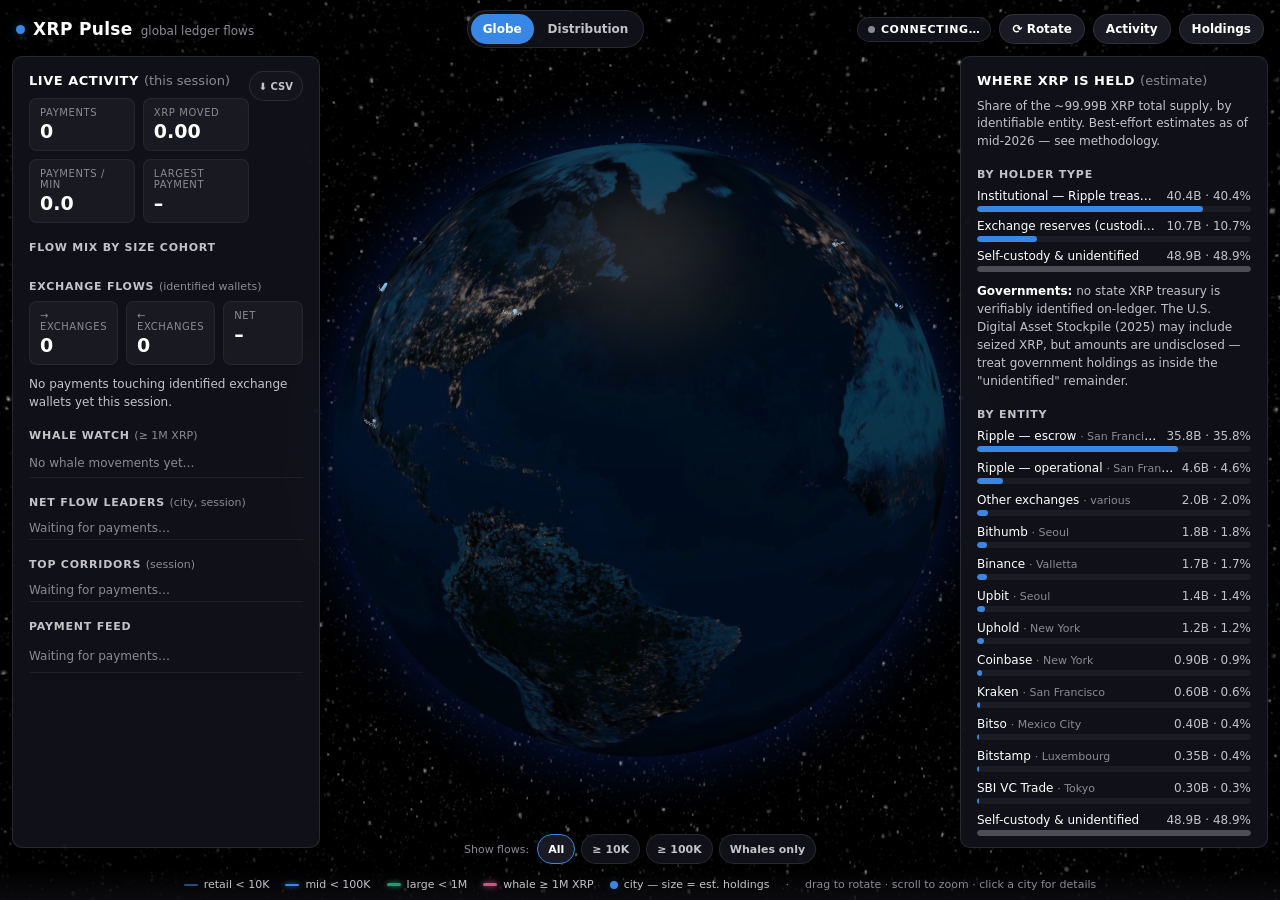
<file: index.html>
<!DOCTYPE html>
<html lang="en">
<head>
<meta charset="utf-8" />
<meta name="viewport" content="width=device-width, initial-scale=1" />
<title>XRP Pulse — Global Ledger Flows</title>
<meta name="description" content="Interactive dark-themed globe visualizing live XRP payments flowing between cities, plus an estimate of where the supply is held." />
<link rel="stylesheet" href="css/style.css" />
<link rel="icon" href="data:image/svg+xml,<svg xmlns='http://www.w3.org/2000/svg' viewBox='0 0 100 100'><circle cx='50' cy='50' r='42' fill='%230d0d12' stroke='%233987e5' stroke-width='8'/></svg>" />
</head>
<body>

<div id="globe"></div>

<header class="topbar">
  <div class="brand">
    <span class="brand-dot"></span>
    <h1>XRP&nbsp;Pulse</h1>
    <span class="subtitle">global ledger flows</span>
  </div>
  <nav class="site-nav" aria-label="Pages">
    <a href="index.html" aria-current="page">Globe</a>
    <a href="distribution.html">Distribution</a>
  </nav>
  <div class="top-controls">
    <span id="mode-badge" class="badge badge-connecting" title="Data source status">
      <span class="badge-dot"></span><span id="mode-text">CONNECTING…</span>
    </span>
    <button id="toggle-rotate" class="ctl-btn" aria-pressed="true" title="Toggle auto-rotation">⟳ Rotate</button>
    <button id="toggle-left" class="ctl-btn panel-toggle" aria-pressed="true" title="Toggle live activity panel">Activity</button>
    <button id="toggle-right" class="ctl-btn panel-toggle" aria-pressed="true" title="Toggle holdings panel">Holdings</button>
  </div>
</header>

<!-- Left: live activity -->
<aside id="panel-left" class="panel panel-left" aria-label="Live network activity">
  <h2>Live activity <span class="muted">(this session)</span>
    <button id="export-csv" class="ctl-btn export-btn" title="Download all observed payments as CSV">⬇ CSV</button>
  </h2>
  <div class="tiles">
    <div class="tile">
      <span class="tile-label">Payments</span>
      <span class="tile-value" id="stat-count">0</span>
    </div>
    <div class="tile">
      <span class="tile-label">XRP moved</span>
      <span class="tile-value" id="stat-volume">0</span>
    </div>
    <div class="tile">
      <span class="tile-label">Payments / min</span>
      <span class="tile-value" id="stat-rate">–</span>
    </div>
    <div class="tile">
      <span class="tile-label">Largest payment</span>
      <span class="tile-value" id="stat-largest">–</span>
    </div>
  </div>

  <h3>Flow mix by size cohort</h3>
  <div id="tier-chart" class="hbar-chart hbar-chart-compact"></div>

  <h3>Exchange flows <span class="muted">(identified wallets)</span></h3>
  <div class="tiles tiles-3">
    <div class="tile">
      <span class="tile-label">→ Exchanges</span>
      <span class="tile-value tile-value-sm" id="ex-in">0</span>
    </div>
    <div class="tile">
      <span class="tile-label">← Exchanges</span>
      <span class="tile-value tile-value-sm" id="ex-out">0</span>
    </div>
    <div class="tile">
      <span class="tile-label">Net</span>
      <span class="tile-value tile-value-sm" id="ex-net">–</span>
    </div>
  </div>
  <p id="ex-read" class="headline headline-tight"></p>

  <h3>Whale watch <span class="muted">(≥ 1M XRP)</span></h3>
  <ul id="whale-log" class="feed feed-compact"><li class="muted empty">No whale movements yet…</li></ul>

  <h3>Net flow leaders <span class="muted">(city, session)</span></h3>
  <ol id="netflow" class="corridor-list"><li class="muted empty">Waiting for payments…</li></ol>

  <h3>Top corridors <span class="muted">(session)</span></h3>
  <ol id="corridors" class="corridor-list"><li class="muted empty">Waiting for payments…</li></ol>

  <h3>Payment feed</h3>
  <ul id="feed" class="feed"><li class="muted empty">Waiting for payments…</li></ul>
</aside>

<!-- Right: holdings estimate -->
<aside id="panel-right" class="panel panel-right" aria-label="Estimated XRP holdings">
  <h2>Where XRP is held <span class="muted">(estimate)</span></h2>
  <p class="panel-note">Share of the ~99.99B XRP total supply, by identifiable entity. Best-effort
  estimates as of <span id="holdings-asof"></span> — see methodology.</p>

  <h3>By holder type</h3>
  <div id="type-chart" class="hbar-chart hbar-chart-compact" role="img" aria-label="Bar chart of estimated XRP holdings by holder type"></div>
  <p class="headline headline-tight"><strong>Governments:</strong> no state XRP treasury is
  verifiably identified on-ledger. The U.S. Digital Asset Stockpile (2025) may include
  seized XRP, but amounts are undisclosed — treat government holdings as inside the
  "unidentified" remainder.</p>

  <h3>By entity</h3>
  <div id="holdings-chart" class="hbar-chart" role="img" aria-label="Bar chart of estimated XRP holdings by entity"></div>

  <h3>By region</h3>
  <div id="region-chart" class="hbar-chart hbar-chart-compact" role="img" aria-label="Bar chart of estimated XRP holdings by region"></div>
  <p id="region-headline" class="headline"></p>

  <details class="methodology">
    <summary>Methodology &amp; caveats</summary>
    <p>XRP transactions carry no geographic data. Locations shown here map <em>known
    exchange and institutional wallets</em> to the entity's home city; payments touching
    unidentified wallets are placed at a plausible city weighted by regional exchange
    activity and are marked <em>estimated</em>.</p>
    <p>Holdings figures combine Ripple's published escrow balance with public rich-list
    and exchange-reserve snapshots. Exchange balances move daily; treat these as
    order-of-magnitude estimates, not audited figures. "Self-custody &amp; unidentified"
    is the remainder of total supply and has no reliable geography.</p>
    <p>Edit <code>js/data.js</code> to update wallets, cities, or holdings figures.</p>
  </details>

  <details class="methodology" id="table-view-wrap">
    <summary>Table view</summary>
    <table class="data-table" id="holdings-table"></table>
  </details>
</aside>

<!-- City detail card -->
<div id="city-card" class="city-card hidden" role="dialog" aria-label="City details">
  <button id="city-card-close" class="card-close" aria-label="Close">×</button>
  <h3 id="cc-name"></h3>
  <p id="cc-entities" class="cc-entities"></p>
  <div class="cc-grid">
    <div><span class="tile-label">Est. holdings</span><span id="cc-holdings" class="cc-val"></span></div>
    <div><span class="tile-label">Supply share</span><span id="cc-share" class="cc-val"></span></div>
    <div><span class="tile-label">Inflow (session)</span><span id="cc-in" class="cc-val"></span></div>
    <div><span class="tile-label">Outflow (session)</span><span id="cc-out" class="cc-val"></span></div>
  </div>
</div>

<!-- Arc size filter -->
<div class="arc-filter" role="group" aria-label="Filter arcs by payment size">
  <span class="arc-filter-label">Show flows:</span>
  <button class="ctl-btn filter-btn" data-min="0" aria-pressed="true">All</button>
  <button class="ctl-btn filter-btn" data-min="10000" aria-pressed="false">≥ 10K</button>
  <button class="ctl-btn filter-btn" data-min="100000" aria-pressed="false">≥ 100K</button>
  <button class="ctl-btn filter-btn" data-min="1000000" aria-pressed="false">Whales only</button>
</div>

<!-- Legend -->
<footer class="legend">
  <span class="legend-item"><span class="swatch arc-retail"></span> retail &lt; 10K</span>
  <span class="legend-item"><span class="swatch arc-mid"></span> mid &lt; 100K</span>
  <span class="legend-item"><span class="swatch arc-large"></span> large &lt; 1M</span>
  <span class="legend-item"><span class="swatch arc-whale"></span> whale ≥ 1M XRP</span>
  <span class="legend-item"><span class="swatch dot"></span> city — size = est. holdings</span>
  <span class="legend-sep">·</span>
  <span class="legend-item muted">drag to rotate · scroll to zoom · click a city for details</span>
</footer>

<script src="vendor/globe.gl.min.js"></script>
<script type="module" src="js/app.js"></script>
</body>
</html>
</file>
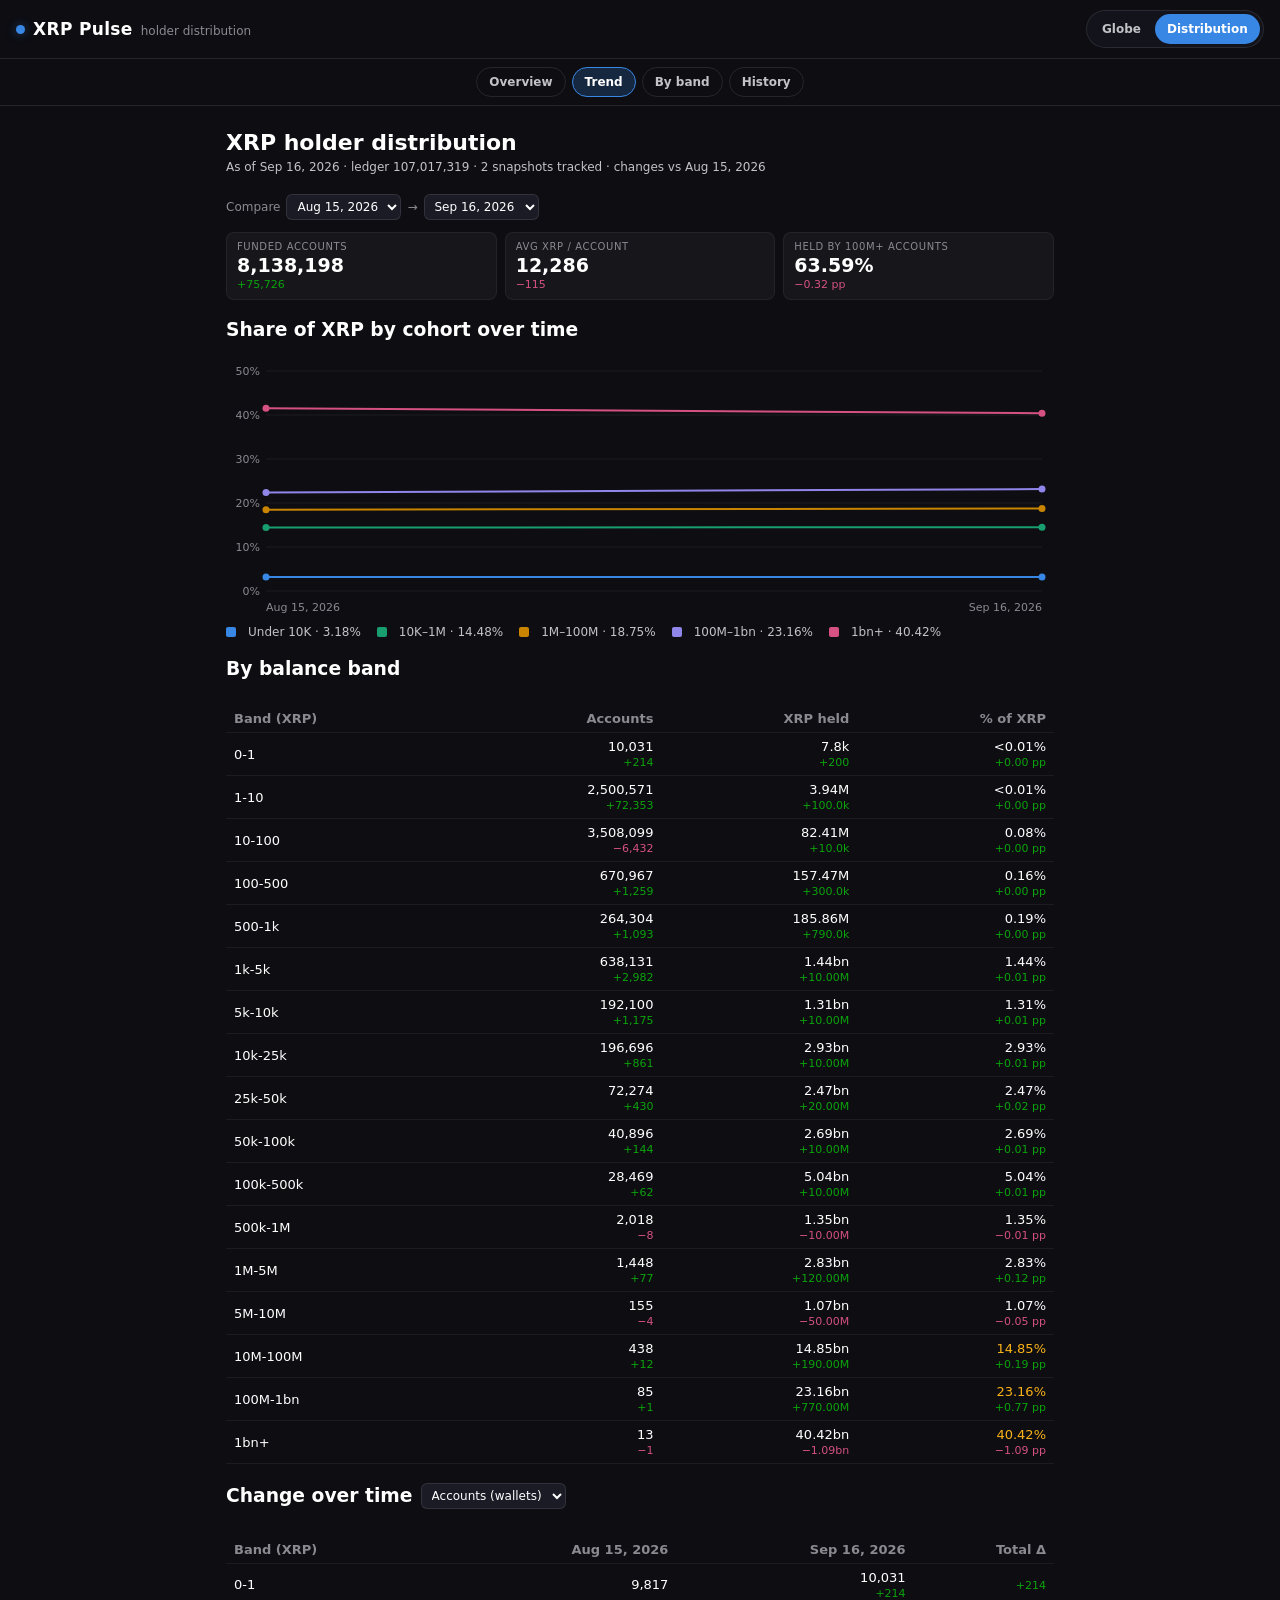
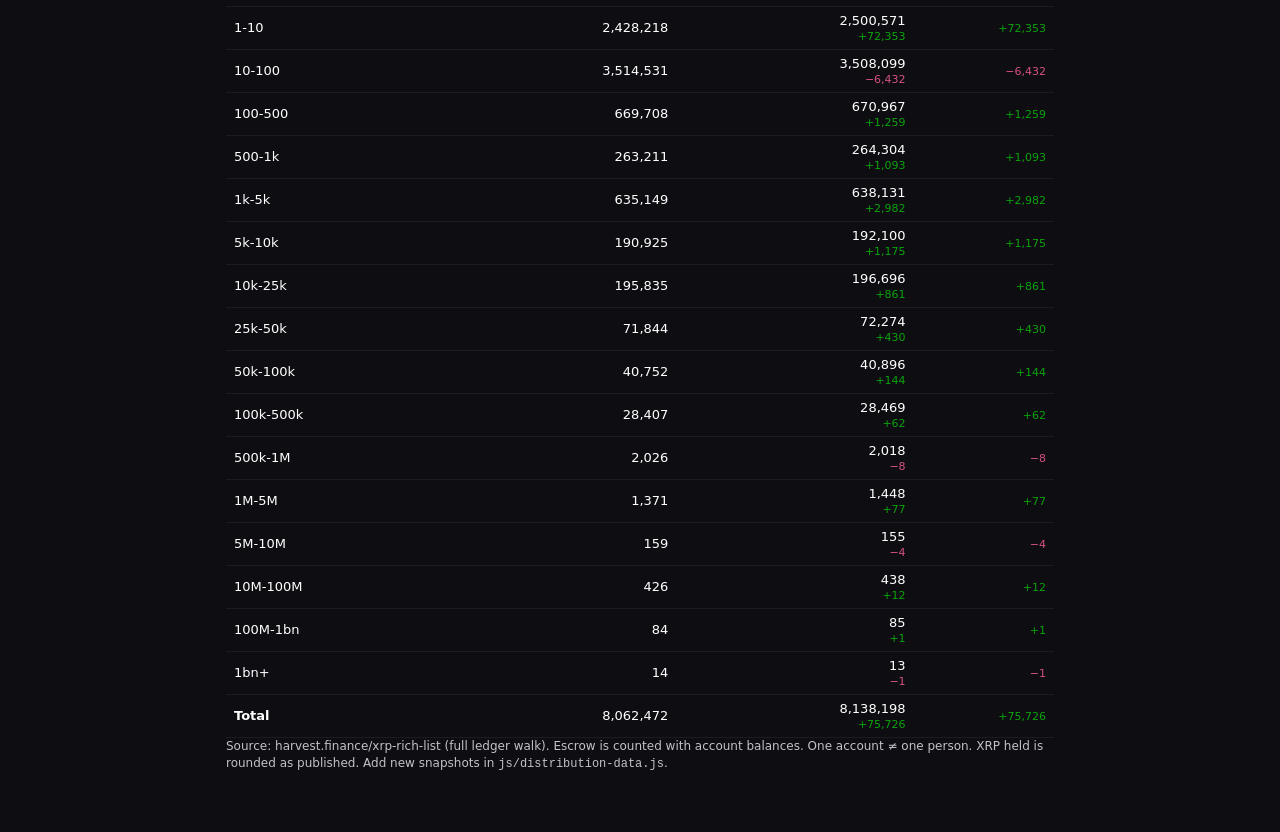
<file: distribution.html>
<!DOCTYPE html>
<html lang="en" class="page-scroll">
<head>
<meta charset="utf-8" />
<meta name="viewport" content="width=device-width, initial-scale=1" />
<title>XRP Pulse — Holder Distribution</title>
<meta name="description" content="XRP Ledger account distribution by balance band, tracked across snapshots." />
<link rel="stylesheet" href="css/style.css" />
<link rel="icon" href="data:image/svg+xml,<svg xmlns='http://www.w3.org/2000/svg' viewBox='0 0 100 100'><circle cx='50' cy='50' r='42' fill='%230d0d12' stroke='%233987e5' stroke-width='8'/></svg>" />
</head>
<body class="page-scroll">

<header class="topbar topbar-static">
  <div class="brand">
    <span class="brand-dot"></span>
    <h1>XRP&nbsp;Pulse</h1>
    <span class="subtitle">holder distribution</span>
  </div>
  <nav class="site-nav" aria-label="Pages">
    <a href="index.html">Globe</a>
    <a href="distribution.html" aria-current="page">Distribution</a>
  </nav>
</header>

<nav class="section-nav" aria-label="Sections">
  <a href="#overview">Overview</a>
  <a href="#trend">Trend</a>
  <a href="#bands">By band</a>
  <a href="#history">History</a>
</nav>

<main class="dist">
  <section class="dist-head" id="overview">
    <h2>XRP holder distribution</h2>
    <p class="panel-note" id="dist-summary"></p>
    <label class="dist-picker">Compare
      <select id="dist-from"></select> → <select id="dist-to"></select>
    </label>
  </section>

  <div class="tiles tiles-3" id="dist-tiles"></div>

  <h3 id="trend">Share of XRP by cohort over time</h3>
  <div id="dist-chart" class="dist-chart" role="img" aria-label="Line chart of XRP share by holder cohort across snapshots"></div>
  <div id="dist-legend" class="dist-legend"></div>

  <h3 id="bands">By balance band</h3>
  <div class="dist-table-wrap">
    <table class="data-table dist-table" id="dist-table"></table>
  </div>

  <h3 id="history">Change over time
    <select id="hist-metric" class="dist-inline-select">
      <option value="0">Accounts (wallets)</option>
      <option value="1">XRP held</option>
    </select>
  </h3>
  <div class="dist-table-wrap">
    <table class="data-table dist-table" id="hist-table"></table>
  </div>

  <p class="panel-note">Source: harvest.finance/xrp-rich-list (full ledger walk). Escrow is counted
  with account balances. One account ≠ one person. XRP held is rounded as published.
  Add new snapshots in <code>js/distribution-data.js</code>.</p>
</main>

<script type="module" src="js/distribution.js"></script>
</body>
</html>
</file>
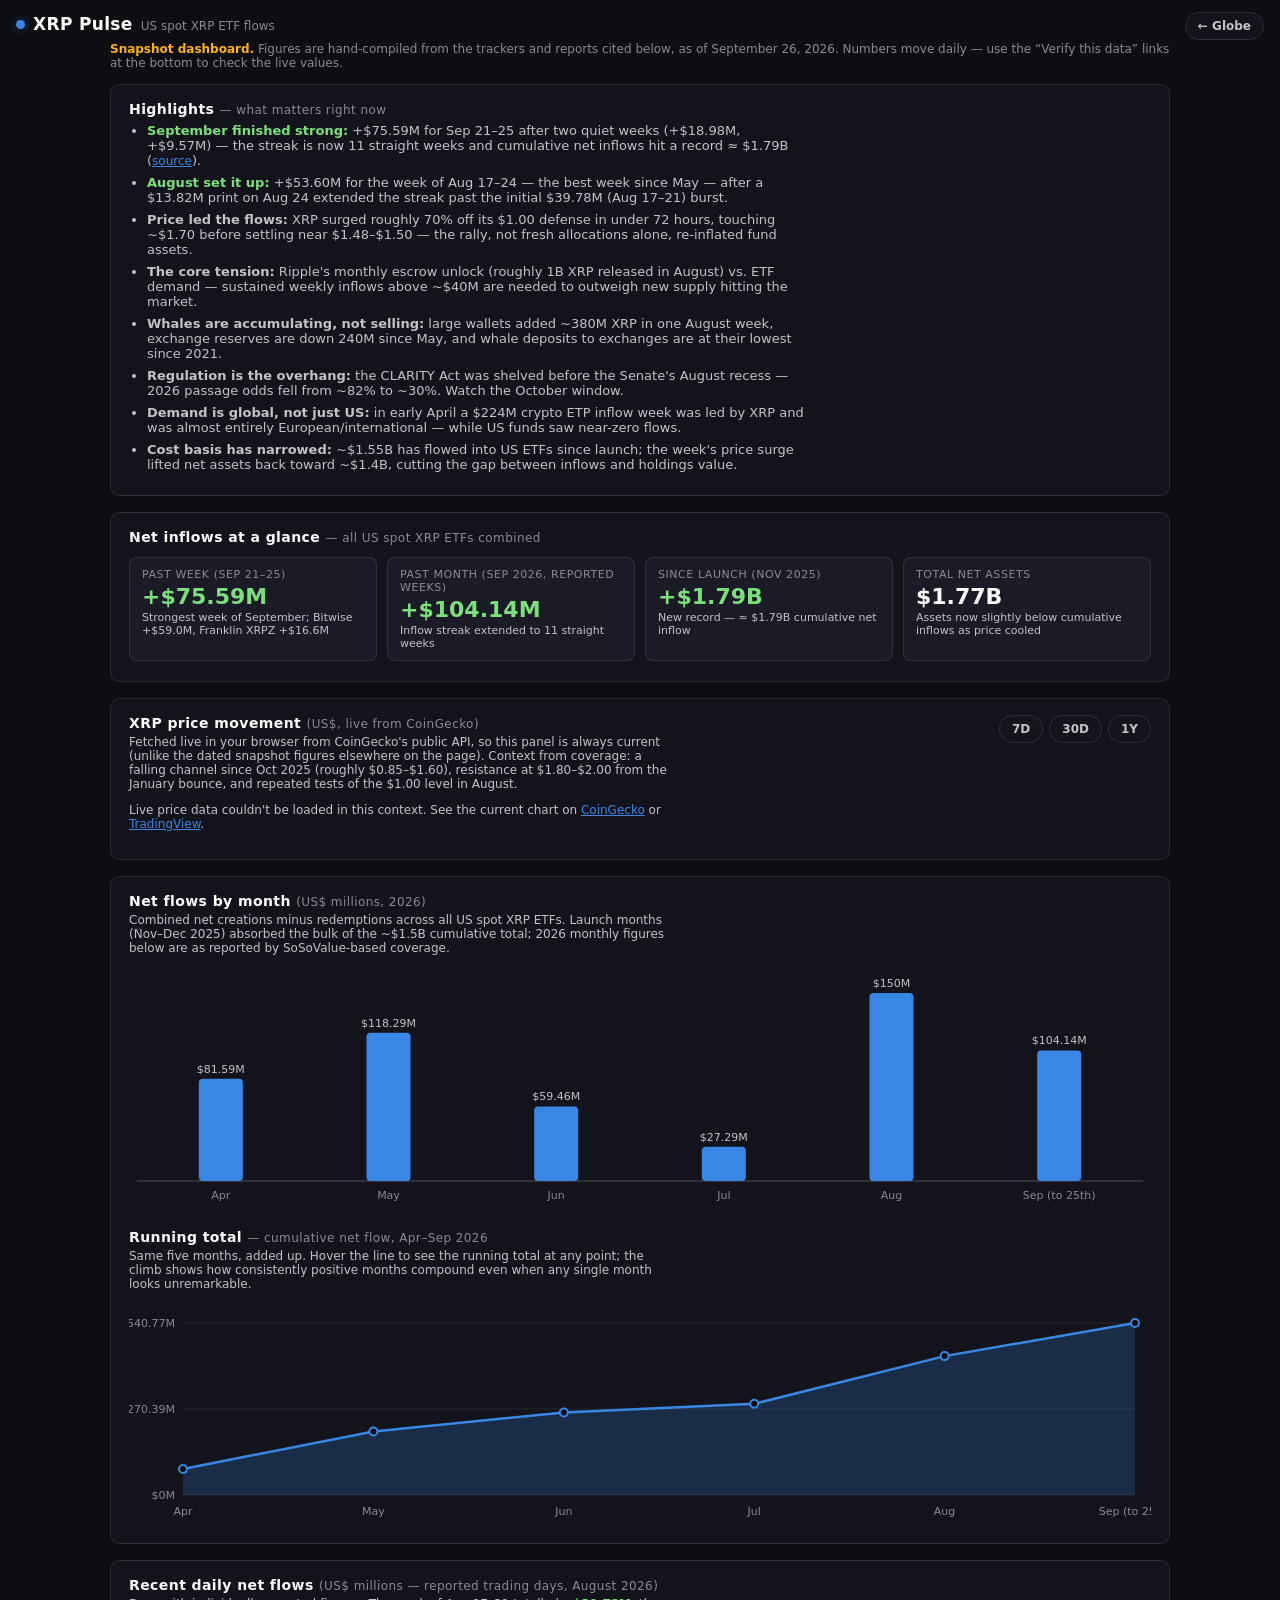
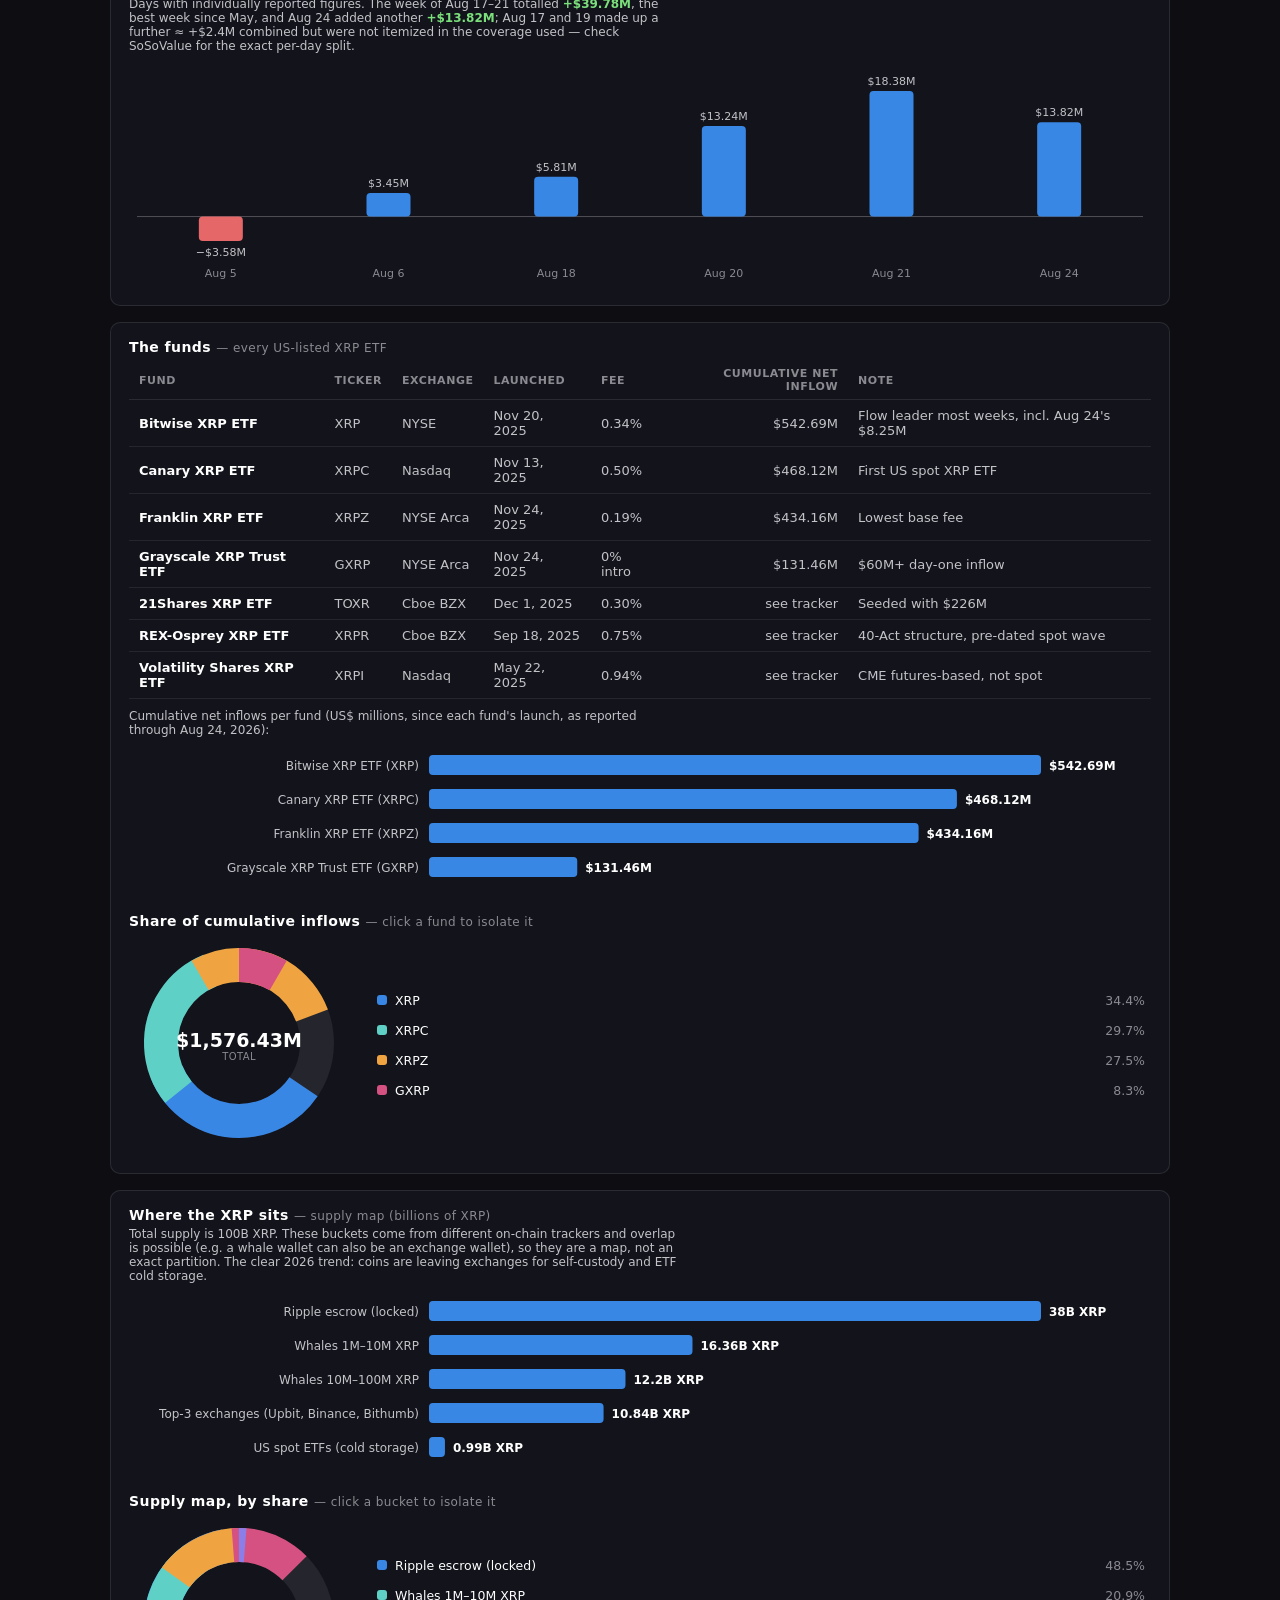
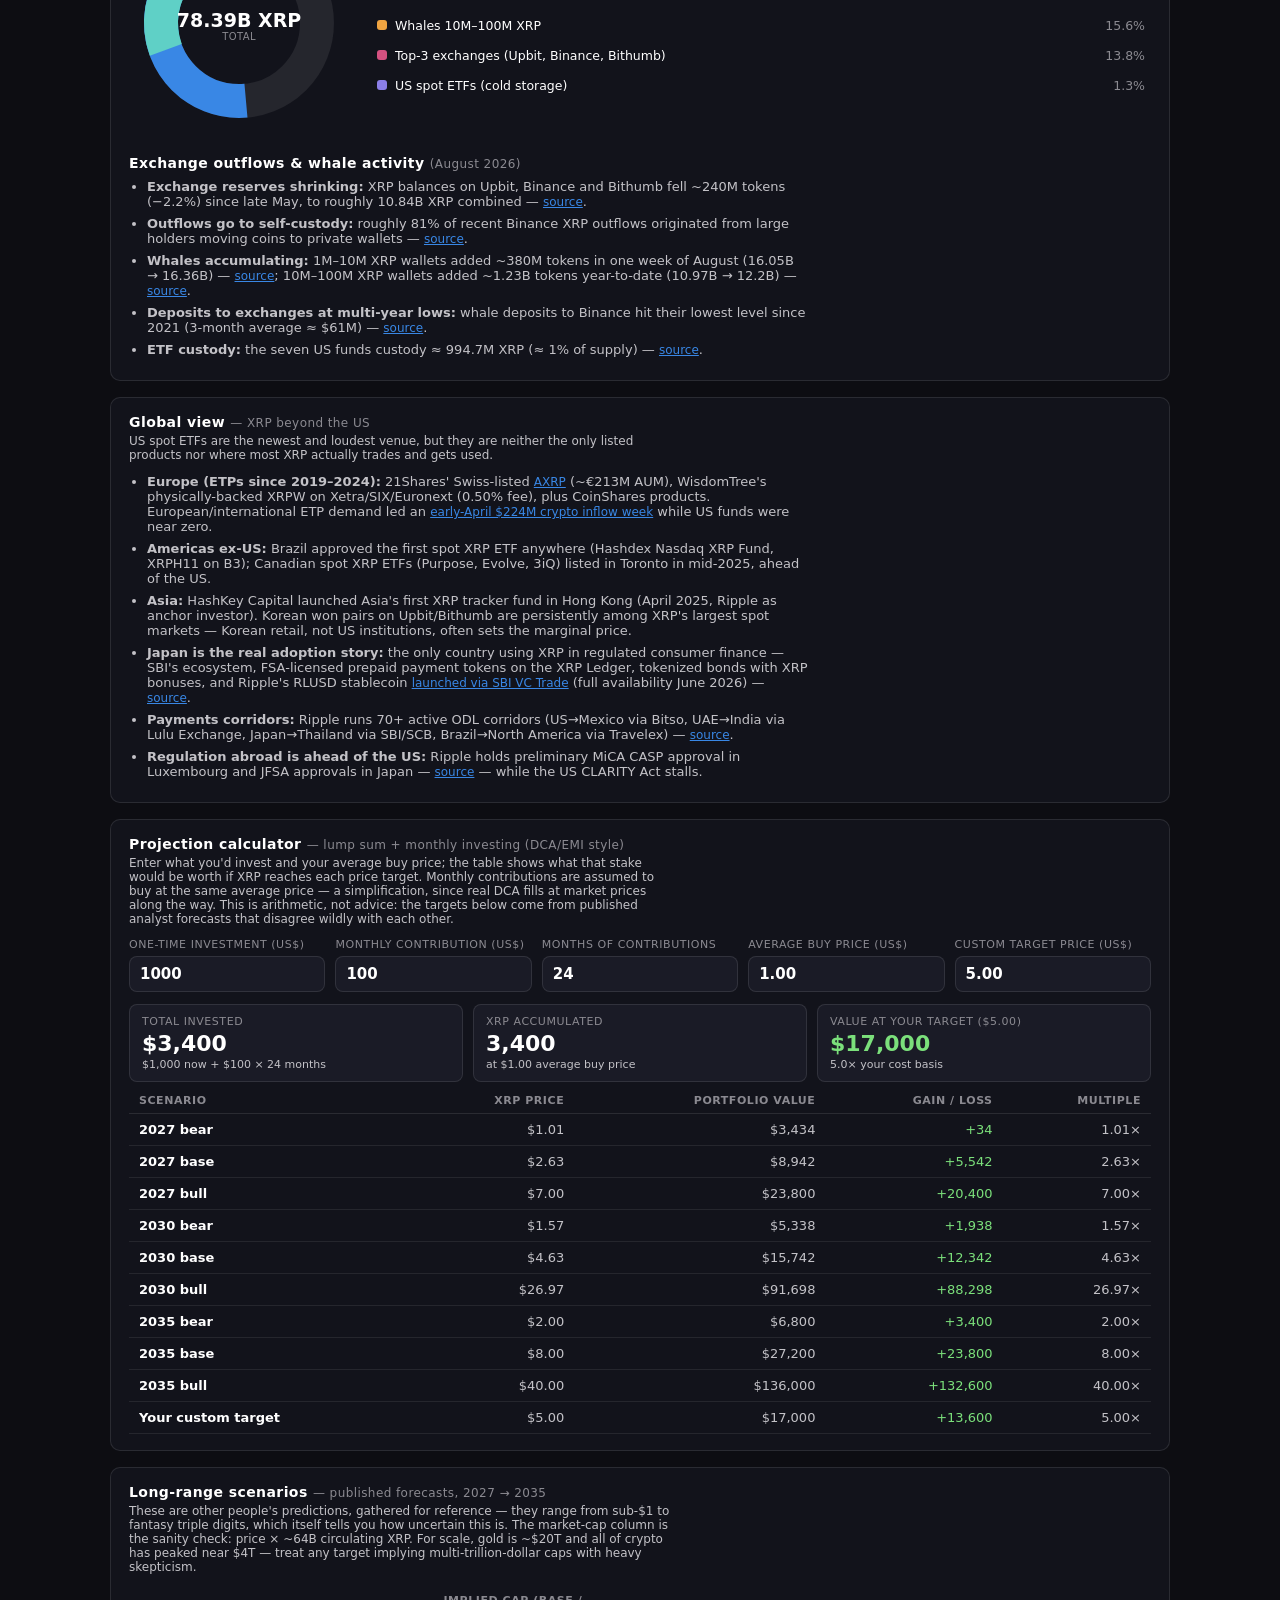
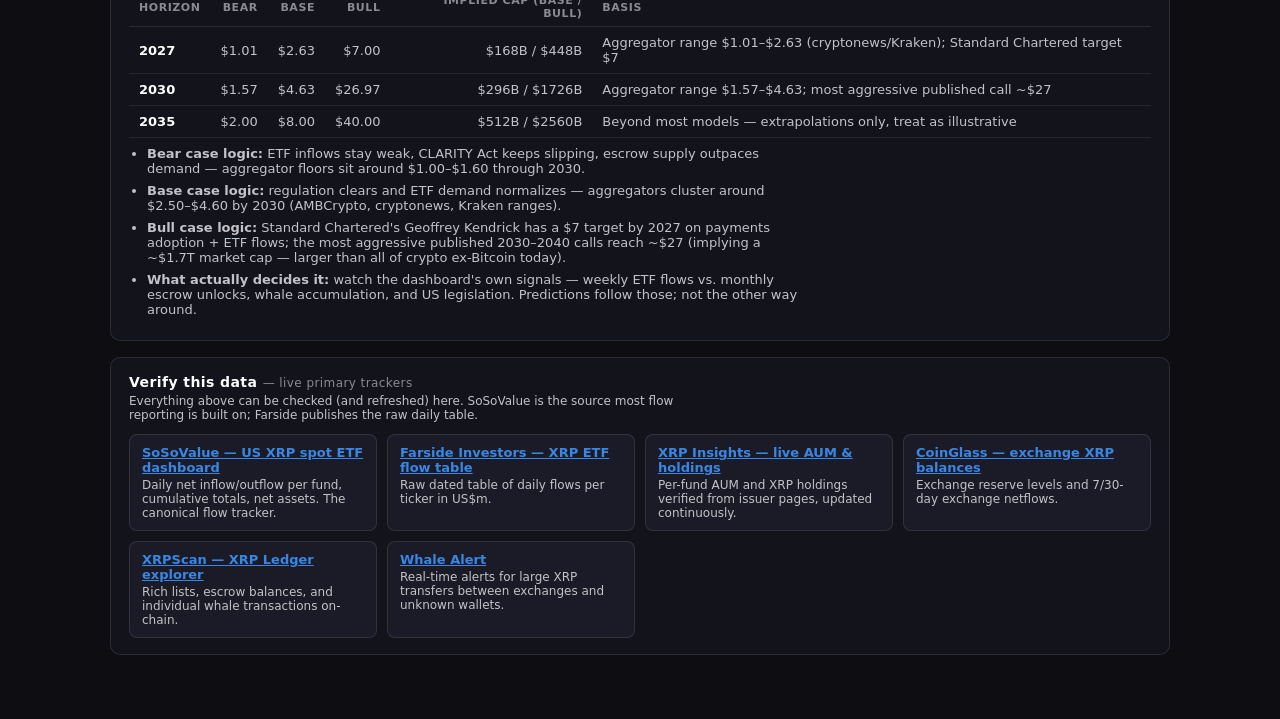
<file: etf.html>
<!DOCTYPE html>
<html lang="en">
<head>
<meta charset="utf-8" />
<meta name="theme-color" content="#0d0d12" />
<meta property="og:title" content="XRP Pulse — US Spot XRP ETF Flows" />
<meta property="og:description" content="US spot XRP ETF inflows dashboard: weekly and monthly net flows, fund breakdown and supply map." />
<meta property="og:type" content="website" />
<meta name="twitter:card" content="summary" />
<meta name="viewport" content="width=device-width, initial-scale=1" />
<title>XRP Pulse — ETF Flows</title>
<meta name="description" content="US spot XRP ETF net inflows — past week, month, and since launch — with per-fund breakdown, supply map, and links to the primary trackers." />
<link rel="icon" href="data:image/svg+xml,<svg xmlns='http://www.w3.org/2000/svg' viewBox='0 0 100 100'><circle cx='50' cy='50' r='42' fill='%230d0d12' stroke='%233987e5' stroke-width='8'/></svg>" />
<style>
/* Same validated dark tokens as the globe app (css/style.css) */
:root {
  --page:           #0d0d12;
  --surface-1:      rgba(20, 21, 30, 0.82);
  --surface-2:      rgba(28, 29, 40, 0.9);
  --text-primary:   #ffffff;
  --text-secondary: #c3c2c7;
  --text-muted:     #8b8a91;
  --hairline:       rgba(255, 255, 255, 0.10);
  --gridline:       rgba(255, 255, 255, 0.08);
  --accent:         #3987e5;   /* inflow / magnitude (sequential blue) */
  --accent-soft:    rgba(57, 135, 229, 0.22);
  --outflow:        #e66767;   /* diverging pole: net outflow */
  --whale:          #d55181;
  --good:           #0ca30c;
  --warning:        #fab219;
  --radius: 10px;
  --font: system-ui, -apple-system, "Segoe UI", sans-serif;
}
* { box-sizing: border-box; }
html, body { margin: 0; background: var(--page); color: var(--text-primary); font-family: var(--font); }
body { padding: 0 16px 48px; }
a { color: var(--accent); }

.topbar { display: flex; align-items: center; justify-content: space-between; gap: 12px; padding: 14px 0 6px; flex-wrap: wrap; }
.brand { display: flex; align-items: baseline; gap: 8px; }
.brand h1 { font-size: 17px; font-weight: 650; margin: 0; letter-spacing: 0.02em; }
.brand .subtitle { font-size: 12px; color: var(--text-muted); }
.brand-dot { width: 9px; height: 9px; border-radius: 50%; background: var(--accent);
  box-shadow: 0 0 10px 2px var(--accent-soft); align-self: center; }
.ctl-btn { font: 600 12px var(--font); color: var(--text-secondary); text-decoration: none;
  background: var(--surface-1); border: 1px solid var(--hairline); border-radius: 999px; padding: 6px 12px; }
.ctl-btn:hover { color: var(--text-primary); border-color: rgba(255,255,255,0.25); }

.asof { font-size: 12px; color: var(--text-muted); margin: 2px 0 14px; }
.asof strong { color: var(--warning); font-weight: 650; }

main { max-width: 1060px; margin: 0 auto; }
section { background: var(--surface-1); border: 1px solid var(--hairline); border-radius: var(--radius);
  padding: 16px 18px; margin-bottom: 16px; }
h2 { font-size: 14px; font-weight: 650; margin: 0 0 4px; letter-spacing: 0.03em; }
h2 .muted, .muted { color: var(--text-muted); font-weight: 500; font-size: 12px; }
.section-note { font-size: 12px; color: var(--text-secondary); margin: 0 0 12px; max-width: 72ch; }

.tiles { display: grid; grid-template-columns: repeat(auto-fit, minmax(180px, 1fr)); gap: 10px; margin: 12px 0 4px; }
.tile { background: var(--surface-2); border: 1px solid var(--hairline); border-radius: 8px; padding: 10px 12px; }
.tile-label { display: block; font-size: 11px; color: var(--text-muted); letter-spacing: 0.05em; text-transform: uppercase; }
.tile-value { display: block; font-size: 22px; font-weight: 650; margin-top: 3px; }
.tile-sub { display: block; font-size: 11px; color: var(--text-secondary); margin-top: 2px; }
.pos { color: #7be07b; } .neg { color: var(--outflow); }

.chart-wrap { overflow-x: auto; }
svg text { font-family: var(--font); pointer-events: none; }
svg rect, svg path.seg, svg circle.dot-pt { cursor: pointer; }
svg rect.bar { transition: height 0.7s cubic-bezier(0.2,0.7,0.3,1), y 0.7s cubic-bezier(0.2,0.7,0.3,1), opacity 0.2s ease, filter 0.15s ease; }
svg rect.bar:hover, svg path.seg:hover { filter: brightness(1.25); }
path.seg { transition: stroke-dashoffset 0.9s cubic-bezier(0.2,0.7,0.3,1), opacity 0.2s ease; }
path.line-draw { transition: stroke-dashoffset 1.1s cubic-bezier(0.2,0.7,0.3,1); }
path.area-fade { transition: opacity 0.8s ease 0.3s; }

.viz-row { display: flex; flex-wrap: wrap; gap: 22px; align-items: center; }
.donut-wrap { position: relative; flex: 0 0 auto; }
.donut-center { position: absolute; inset: 0; display: flex; flex-direction: column;
  align-items: center; justify-content: center; text-align: center; pointer-events: none; }
.donut-center .dc-value { font-size: 19px; font-weight: 700; }
.donut-center .dc-label { font-size: 10px; color: var(--text-muted); text-transform: uppercase; letter-spacing: 0.04em; max-width: 90px; }
.legend { list-style: none; margin: 0; padding: 0; display: flex; flex-direction: column; gap: 7px; flex: 1 1 220px; min-width: 200px; }
.legend li { display: flex; align-items: center; gap: 8px; font-size: 12.5px; color: var(--text-secondary);
  cursor: pointer; padding: 4px 6px; border-radius: 6px; transition: background 0.15s ease, opacity 0.15s ease; }
.legend li:hover { background: rgba(255,255,255,0.06); }
.legend li.dim { opacity: 0.35; }
.legend .swatch { width: 10px; height: 10px; border-radius: 3px; flex: 0 0 auto; }
.legend .lg-name { flex: 1; color: var(--text-primary); }
.legend .lg-pct { font-variant-numeric: tabular-nums; color: var(--text-muted); }

table { width: 100%; border-collapse: collapse; font-size: 13px; }
th { text-align: left; font-size: 11px; color: var(--text-muted); letter-spacing: 0.05em;
  text-transform: uppercase; font-weight: 600; padding: 8px 10px 6px; border-bottom: 1px solid var(--hairline); }
td { padding: 8px 10px; border-bottom: 1px solid var(--gridline); color: var(--text-secondary); }
td:first-child { color: var(--text-primary); font-weight: 600; }
td.num, th.num { text-align: right; font-variant-numeric: tabular-nums; }
.table-scroll { overflow-x: auto; }

ul.facts { margin: 8px 0 0; padding-left: 18px; font-size: 13px; color: var(--text-secondary); }
ul.facts li { margin-bottom: 7px; max-width: 80ch; }
ul.facts a { font-size: 12px; }

.src-grid { display: grid; grid-template-columns: repeat(auto-fit, minmax(240px, 1fr)); gap: 10px; margin-top: 10px; }
.src { background: var(--surface-2); border: 1px solid var(--hairline); border-radius: 8px; padding: 10px 12px; font-size: 12px; color: var(--text-secondary); }
.src a { font-weight: 650; font-size: 13px; display: block; margin-bottom: 3px; }

.calc-grid { display: grid; grid-template-columns: repeat(auto-fit, minmax(170px, 1fr)); gap: 10px; margin: 12px 0; }
.calc-grid label { display: flex; flex-direction: column; gap: 5px; font-size: 11px; color: var(--text-muted);
  letter-spacing: 0.05em; text-transform: uppercase; }
.calc-grid input { background: var(--surface-2); border: 1px solid var(--hairline); border-radius: 8px;
  color: var(--text-primary); font: 600 15px var(--font); padding: 8px 10px; width: 100%; }
.calc-grid input:focus { outline: 2px solid var(--accent); outline-offset: 1px; }

#tooltip { position: fixed; pointer-events: none; z-index: 50; display: none;
  background: var(--surface-2); border: 1px solid var(--hairline); border-radius: 8px;
  padding: 7px 10px; font-size: 12px; color: var(--text-primary); box-shadow: 0 4px 18px rgba(0,0,0,0.5); }
#tooltip .t-sub { color: var(--text-secondary); }
</style>
</head>
<body>

<header class="topbar">
  <div class="brand">
    <span class="brand-dot"></span>
    <h1>XRP&nbsp;Pulse</h1>
    <span class="subtitle">US spot XRP ETF flows</span>
  </div>
  <div class="top-controls">
    <a class="ctl-btn" href="index.html">← Globe</a>
  </div>
</header>

<main>
  <p class="asof"><strong>Snapshot dashboard.</strong> Figures are hand-compiled from the trackers and reports
  cited below, as of <span id="asof-date"></span>. Numbers move daily — use the “Verify this data” links at the
  bottom to check the live values.</p>

  <section>
    <h2>Highlights <span class="muted">— what matters right now</span></h2>
    <ul class="facts" style="margin-top:6px">
      <li><strong class="pos">September finished strong:</strong> +$75.59M for Sep 21–25 after two quiet weeks (+$18.98M, +$9.57M) — the streak is now 11 straight weeks and cumulative net inflows hit a record ≈ $1.79B (<a href="https://www.chaincatcher.com/en/article/2292594" target="_blank" rel="noopener">source</a>).</li>
      <li><strong class="pos">August set it up:</strong> +$53.60M for the week of Aug 17–24 — the best week since May — after a $13.82M print on Aug 24 extended the streak past the initial $39.78M (Aug 17–21) burst.</li>
      <li><strong>Price led the flows:</strong> XRP surged roughly 70% off its $1.00 defense in under 72 hours, touching ~$1.70 before settling near $1.48–$1.50 — the rally, not fresh allocations alone, re-inflated fund assets.</li>
      <li><strong>The core tension:</strong> Ripple's monthly escrow unlock (roughly 1B XRP released in August) vs. ETF demand — sustained weekly inflows above ~$40M are needed to outweigh new supply hitting the market.</li>
      <li><strong>Whales are accumulating, not selling:</strong> large wallets added ~380M XRP in one August week, exchange reserves are down 240M since May, and whale deposits to exchanges are at their lowest since 2021.</li>
      <li><strong>Regulation is the overhang:</strong> the CLARITY Act was shelved before the Senate's August recess — 2026 passage odds fell from ~82% to ~30%. Watch the October window.</li>
      <li><strong>Demand is global, not just US:</strong> in early April a $224M crypto ETP inflow week was led by XRP and was almost entirely European/international — while US funds saw near-zero flows.</li>
      <li><strong>Cost basis has narrowed:</strong> ~$1.55B has flowed into US ETFs since launch; the week's price surge lifted net assets back toward ~$1.4B, cutting the gap between inflows and holdings value.</li>
    </ul>
  </section>

  <section>
    <h2>Net inflows at a glance <span class="muted">— all US spot XRP ETFs combined</span></h2>
    <div class="tiles" id="summary-tiles"></div>
  </section>

  <section>
    <h2>XRP price movement <span class="muted">(US$, live from CoinGecko)</span>
      <span id="price-ranges" style="float:right; display:inline-flex; gap:6px">
        <button class="ctl-btn range-btn" data-days="7">7D</button>
        <button class="ctl-btn range-btn" data-days="30">30D</button>
        <button class="ctl-btn range-btn" data-days="365" aria-pressed="true">1Y</button>
      </span>
    </h2>
    <p class="section-note">Fetched live in your browser from CoinGecko's public API, so this panel is always
      current (unlike the dated snapshot figures elsewhere on the page). Context from coverage: a falling channel
      since Oct 2025 (roughly $0.85–$1.60), resistance at $1.80–$2.00 from the January bounce, and repeated tests
      of the $1.00 level in August.</p>
    <div class="chart-wrap" id="chart-price"></div>
  </section>

  <section>
    <h2>Net flows by month <span class="muted">(US$ millions, 2026)</span></h2>
    <p class="section-note">Combined net creations minus redemptions across all US spot XRP ETFs.
      Launch months (Nov–Dec 2025) absorbed the bulk of the ~$1.5B cumulative total; 2026 monthly
      figures below are as reported by SoSoValue-based coverage.</p>
    <div class="chart-wrap" id="chart-monthly"></div>
    <h2 style="margin-top:18px">Running total <span class="muted">— cumulative net flow, Apr–Sep 2026</span></h2>
    <p class="section-note">Same five months, added up. Hover the line to see the running total at any point;
      the climb shows how consistently positive months compound even when any single month looks unremarkable.</p>
    <div class="chart-wrap" id="chart-cumulative"></div>
  </section>

  <section>
    <h2>Recent daily net flows <span class="muted">(US$ millions — reported trading days, August 2026)</span></h2>
    <p class="section-note">Days with individually reported figures. The week of Aug 17–21 totalled
      <strong class="pos">+$39.78M</strong>, the best week since May, and Aug 24 added another
      <strong class="pos">+$13.82M</strong>; Aug 17 and 19 made up a further ≈ +$2.4M combined but were not
      itemized in the coverage used — check SoSoValue for the exact per-day split.</p>
    <div class="chart-wrap" id="chart-daily"></div>
  </section>

  <section>
    <h2>The funds <span class="muted">— every US-listed XRP ETF</span></h2>
    <div class="table-scroll" id="fund-table"></div>
    <p class="section-note" style="margin-top:10px">Cumulative net inflows per fund
      (US$ millions, since each fund's launch, as reported through Aug 24, 2026):</p>
    <div class="chart-wrap" id="chart-funds"></div>
    <h2 style="margin-top:18px">Share of cumulative inflows <span class="muted">— click a fund to isolate it</span></h2>
    <div class="viz-row" id="donut-funds"></div>
  </section>

  <section>
    <h2>Where the XRP sits <span class="muted">— supply map (billions of XRP)</span></h2>
    <p class="section-note">Total supply is 100B XRP. These buckets come from different on-chain trackers and
      overlap is possible (e.g. a whale wallet can also be an exchange wallet), so they are a map, not an exact
      partition. The clear 2026 trend: coins are leaving exchanges for self-custody and ETF cold storage.</p>
    <div class="chart-wrap" id="chart-supply"></div>
    <h2 style="margin-top:18px">Supply map, by share <span class="muted">— click a bucket to isolate it</span></h2>
    <div class="viz-row" id="donut-supply"></div>
    <h2 style="margin-top:18px">Exchange outflows &amp; whale activity <span class="muted">(August 2026)</span></h2>
    <ul class="facts">
      <li><strong>Exchange reserves shrinking:</strong> XRP balances on Upbit, Binance and Bithumb fell ~240M tokens
        (−2.2%) since late May, to roughly 10.84B XRP combined —
        <a href="https://finance.biggo.com/news/b397f51d-352f-48e3-a6ec-59ccae05cd29" target="_blank" rel="noopener">source</a>.</li>
      <li><strong>Outflows go to self-custody:</strong> roughly 81% of recent Binance XRP outflows originated from
        large holders moving coins to private wallets —
        <a href="https://onchain-bible.com/en/news/xrp-whale-exchange-outflow-august-2026/" target="_blank" rel="noopener">source</a>.</li>
      <li><strong>Whales accumulating:</strong> 1M–10M XRP wallets added ~380M tokens in one week of August
        (16.05B → 16.36B) — <a href="https://crypto.news/xrp-whale-accumulation-380-million-tokens-on-chain-data/" target="_blank" rel="noopener">source</a>;
        10M–100M XRP wallets added ~1.23B tokens year-to-date (10.97B → 12.2B) —
        <a href="https://www.cryptotimes.io/2026/08/11/xrp-price-tests-1-support-amid-whale-accumulation-acceleration/" target="_blank" rel="noopener">source</a>.</li>
      <li><strong>Deposits to exchanges at multi-year lows:</strong> whale deposits to Binance hit their lowest level
        since 2021 (3-month average ≈ $61M) —
        <a href="https://finance.biggo.com/news/e7cc3564-55c8-4830-9d78-ae7024ec771d" target="_blank" rel="noopener">source</a>.</li>
      <li><strong>ETF custody:</strong> the seven US funds custody ≈ 994.7M XRP (≈ 1% of supply) —
        <a href="https://www.tradingnews.com/news/xrp-etf-7-fund-hold-994m-usd-on-1-5-b-inflows-" target="_blank" rel="noopener">source</a>.</li>
    </ul>
  </section>

  <section>
    <h2>Global view <span class="muted">— XRP beyond the US</span></h2>
    <p class="section-note">US spot ETFs are the newest and loudest venue, but they are neither the only listed
      products nor where most XRP actually trades and gets used.</p>
    <ul class="facts">
      <li><strong>Europe (ETPs since 2019–2024):</strong> 21Shares' Swiss-listed
        <a href="https://www.21shares.com/en-eu/product/axrp" target="_blank" rel="noopener">AXRP</a> (~€213M AUM),
        WisdomTree's physically-backed XRPW on Xetra/SIX/Euronext (0.50% fee), plus CoinShares products.
        European/international ETP demand led an
        <a href="https://www.coindesk.com/markets/2026/04/07/crypto-s-usd224-million-inflow-rebound-was-led-by-mostly-one-country-and-xrp" target="_blank" rel="noopener">early-April $224M crypto inflow week</a>
        while US funds were near zero.</li>
      <li><strong>Americas ex-US:</strong> Brazil approved the first spot XRP ETF anywhere
        (Hashdex Nasdaq XRP Fund, XRPH11 on B3); Canadian spot XRP ETFs (Purpose, Evolve, 3iQ) listed in Toronto in mid-2025, ahead of the US.</li>
      <li><strong>Asia:</strong> HashKey Capital launched Asia's first XRP tracker fund in Hong Kong (April 2025,
        Ripple as anchor investor). Korean won pairs on Upbit/Bithumb are persistently among XRP's largest spot
        markets — Korean retail, not US institutions, often sets the marginal price.</li>
      <li><strong>Japan is the real adoption story:</strong> the only country using XRP in regulated consumer
        finance — SBI's ecosystem, FSA-licensed prepaid payment tokens on the XRP Ledger, tokenized bonds with XRP
        bonuses, and Ripple's RLUSD stablecoin
        <a href="https://coinpedia.org/news/ripple-launches-rlusd-in-japan-in-major-push-for-regulated-stablecoin-adoption" target="_blank" rel="noopener">launched via SBI VC Trade</a>
        (full availability June 2026) —
        <a href="https://crypto.news/japan-is-the-only-country-actually-using-xrp-inside-the-sbi-empire/" target="_blank" rel="noopener">source</a>.</li>
      <li><strong>Payments corridors:</strong> Ripple runs 70+ active ODL corridors (US→Mexico via Bitso,
        UAE→India via Lulu Exchange, Japan→Thailand via SBI/SCB, Brazil→North America via Travelex) —
        <a href="https://www.tokensonar.com/blog/which-banks-use-xrp-2026.html" target="_blank" rel="noopener">source</a>.</li>
      <li><strong>Regulation abroad is ahead of the US:</strong> Ripple holds preliminary MiCA CASP approval in
        Luxembourg and JFSA approvals in Japan —
        <a href="https://genfinity.io/2026/06/25/ripple-rlusd-japan-luxembourg-mica-global-regulatory-expansion/" target="_blank" rel="noopener">source</a> —
        while the US CLARITY Act stalls.</li>
    </ul>
  </section>

  <section>
    <h2>Projection calculator <span class="muted">— lump sum + monthly investing (DCA/EMI style)</span></h2>
    <p class="section-note">Enter what you'd invest and your average buy price; the table shows what that stake
      would be worth if XRP reaches each price target. Monthly contributions are assumed to buy at the same average
      price — a simplification, since real DCA fills at market prices along the way. This is arithmetic, not
      advice: the targets below come from published analyst forecasts that disagree wildly with each other.</p>
    <div class="calc-grid">
      <label>One-time investment (US$)<input id="calc-lump" type="number" min="0" value="1000"></label>
      <label>Monthly contribution (US$)<input id="calc-monthly" type="number" min="0" value="100"></label>
      <label>Months of contributions<input id="calc-months" type="number" min="0" value="24"></label>
      <label>Average buy price (US$)<input id="calc-buy" type="number" min="0.01" step="0.01" value="1.00"></label>
      <label>Custom target price (US$)<input id="calc-target" type="number" min="0.01" step="0.01" value="5.00"></label>
    </div>
    <div class="tiles" id="calc-tiles"></div>
    <div class="table-scroll" id="calc-table"></div>
  </section>

  <section>
    <h2>Long-range scenarios <span class="muted">— published forecasts, 2027 → 2035</span></h2>
    <p class="section-note">These are other people's predictions, gathered for reference — they range from
      sub-$1 to fantasy triple digits, which itself tells you how uncertain this is. The market-cap column is the
      sanity check: price × ~64B circulating XRP. For scale, gold is ~$20T and all of crypto has peaked near $4T —
      treat any target implying multi-trillion-dollar caps with heavy skepticism.</p>
    <div class="table-scroll" id="scenario-table"></div>
    <ul class="facts">
      <li><strong>Bear case logic:</strong> ETF inflows stay weak, CLARITY Act keeps slipping, escrow supply
        outpaces demand — aggregator floors sit around $1.00–$1.60 through 2030.</li>
      <li><strong>Base case logic:</strong> regulation clears and ETF demand normalizes — aggregators cluster
        around $2.50–$4.60 by 2030 (AMBCrypto, cryptonews, Kraken ranges).</li>
      <li><strong>Bull case logic:</strong> Standard Chartered's Geoffrey Kendrick has a $7 target by 2027 on
        payments adoption + ETF flows; the most aggressive published 2030–2040 calls reach ~$27 (implying a
        ~$1.7T market cap — larger than all of crypto ex-Bitcoin today).</li>
      <li><strong>What actually decides it:</strong> watch the dashboard's own signals — weekly ETF flows vs.
        monthly escrow unlocks, whale accumulation, and US legislation. Predictions follow those; not the other
        way around.</li>
    </ul>
  </section>

  <section>
    <h2>Verify this data <span class="muted">— live primary trackers</span></h2>
    <p class="section-note">Everything above can be checked (and refreshed) here. SoSoValue is the source most
      flow reporting is built on; Farside publishes the raw daily table.</p>
    <div class="src-grid">
      <div class="src"><a href="https://sosovalue.com/assets/etf/us-xrp-spot" target="_blank" rel="noopener">SoSoValue — US XRP spot ETF dashboard</a>
        Daily net inflow/outflow per fund, cumulative totals, net assets. The canonical flow tracker.</div>
      <div class="src"><a href="https://farside.co.uk/xrp/" target="_blank" rel="noopener">Farside Investors — XRP ETF flow table</a>
        Raw dated table of daily flows per ticker in US$m.</div>
      <div class="src"><a href="https://xrp-insights.com/" target="_blank" rel="noopener">XRP Insights — live AUM &amp; holdings</a>
        Per-fund AUM and XRP holdings verified from issuer pages, updated continuously.</div>
      <div class="src"><a href="https://www.coinglass.com/balance/XRP" target="_blank" rel="noopener">CoinGlass — exchange XRP balances</a>
        Exchange reserve levels and 7/30-day exchange netflows.</div>
      <div class="src"><a href="https://xrpscan.com/" target="_blank" rel="noopener">XRPScan — XRP Ledger explorer</a>
        Rich lists, escrow balances, and individual whale transactions on-chain.</div>
      <div class="src"><a href="https://whale-alert.io/" target="_blank" rel="noopener">Whale Alert</a>
        Real-time alerts for large XRP transfers between exchanges and unknown wallets.</div>
    </div>
  </section>
</main>

<div id="tooltip"></div>
<script src="js/etf.js"></script>
</body>
</html>
</file>
<file: css/style.css>
/* XRP Pulse — dark theme (only theme; this is a night-globe app)
   Palette follows the validated dark categorical set:
   blue #3987e5 · aqua #199e70 · yellow #c98500 · violet #9085e9 · red #e66767 · magenta #d55181 */

:root {
  --page:           #0d0d12;
  --surface-1:      rgba(20, 21, 30, 0.82);
  --surface-2:      rgba(28, 29, 40, 0.9);
  --text-primary:   #ffffff;
  --text-secondary: #c3c2c7;
  --text-muted:     #8b8a91;
  --hairline:       rgba(255, 255, 255, 0.10);
  --gridline:       rgba(255, 255, 255, 0.06);
  --accent:         #3987e5;   /* flows + magnitude bars (single sequential hue) */
  --accent-soft:    rgba(57, 135, 229, 0.22);
  --whale:          #d55181;   /* highlight class: whale payments */
  --good:           #0ca30c;
  --warning:        #fab219;
  --radius: 10px;
  --font: system-ui, -apple-system, "Segoe UI", sans-serif;
}

* { box-sizing: border-box; }

html, body {
  margin: 0;
  height: 100%;
  background: var(--page);
  color: var(--text-primary);
  font-family: var(--font);
  overflow: hidden;
}

#globe { position: fixed; inset: 0; }
#globe canvas { outline: none; }

/* ---------- top bar ---------- */
.topbar {
  position: fixed;
  top: 0; left: 0; right: 0;
  display: flex;
  align-items: center;
  justify-content: space-between;
  gap: 12px;
  padding: 10px 16px;
  pointer-events: none;
  z-index: 20;
}
.topbar > * { pointer-events: auto; }

.brand { display: flex; align-items: baseline; gap: 8px; }
.brand h1 { font-size: 17px; font-weight: 650; margin: 0; letter-spacing: 0.02em; }
.brand .subtitle { font-size: 12px; color: var(--text-muted); }
.brand-dot {
  width: 9px; height: 9px; border-radius: 50%;
  background: var(--accent);
  box-shadow: 0 0 10px 2px var(--accent-soft);
  align-self: center;
}

.top-controls { display: flex; align-items: center; gap: 8px; }

.badge {
  display: inline-flex; align-items: center; gap: 6px;
  font-size: 11px; font-weight: 650; letter-spacing: 0.06em;
  padding: 5px 10px; border-radius: 999px;
  background: var(--surface-1);
  border: 1px solid var(--hairline);
  backdrop-filter: blur(8px);
}
.badge-dot { width: 7px; height: 7px; border-radius: 50%; background: var(--text-muted); }
.badge-live .badge-dot { background: var(--good); box-shadow: 0 0 8px var(--good); animation: pulse 1.6s ease-in-out infinite; }
.badge-live { color: #7be07b; }
.badge-sim .badge-dot { background: var(--warning); }
.badge-sim { color: var(--warning); }
.badge-connecting .badge-dot { animation: pulse 1s ease-in-out infinite; }
@keyframes pulse { 50% { opacity: 0.35; } }

.ctl-btn {
  font: 600 12px var(--font);
  color: var(--text-secondary);
  background: var(--surface-1);
  border: 1px solid var(--hairline);
  border-radius: 999px;
  padding: 6px 12px;
  cursor: pointer;
  backdrop-filter: blur(8px);
}
.ctl-btn:hover { color: var(--text-primary); border-color: rgba(255,255,255,0.25); }
.ctl-btn[aria-pressed="true"] { color: var(--text-primary); background: var(--surface-2); }

/* ---------- panels ---------- */
.panel {
  position: fixed;
  top: 56px;
  bottom: 52px;
  width: 308px;
  padding: 14px 16px;
  overflow-y: auto;
  background: var(--surface-1);
  border: 1px solid var(--hairline);
  border-radius: var(--radius);
  backdrop-filter: blur(10px);
  z-index: 10;
  scrollbar-width: thin;
  scrollbar-color: rgba(255,255,255,0.18) transparent;
  transition: transform 0.25s ease, opacity 0.25s ease;
}
.panel-left  { left: 12px; }
.panel-right { right: 12px; }
.panel.collapsed { opacity: 0; pointer-events: none; }
.panel-left.collapsed  { transform: translateX(-24px); }
.panel-right.collapsed { transform: translateX(24px); }

.panel h2 { font-size: 13px; font-weight: 650; margin: 2px 0 10px; letter-spacing: 0.04em; text-transform: uppercase; }
.export-btn { float: right; padding: 3px 9px; font-size: 10px; margin-top: -2px; }
.panel h3 { font-size: 11px; font-weight: 650; margin: 18px 0 8px; letter-spacing: 0.07em; text-transform: uppercase; color: var(--text-secondary); }
.panel .muted, .muted { color: var(--text-muted); font-weight: 400; text-transform: none; letter-spacing: 0; }
.panel-note { font-size: 12px; color: var(--text-secondary); margin: 0 0 12px; line-height: 1.45; }

/* stat tiles */
.tiles { display: grid; grid-template-columns: 1fr 1fr; gap: 8px; }
.tiles-3 { grid-template-columns: 1fr 1fr 1fr; }
.tile-value-sm { font-size: 15px; }
.tile-value .dir-in  { color: var(--good); }
.tile-value .dir-out { color: var(--whale); }
.tile {
  background: rgba(255,255,255,0.04);
  border: 1px solid var(--gridline);
  border-radius: 8px;
  padding: 8px 10px;
  display: flex; flex-direction: column; gap: 2px;
}
.tile-label { font-size: 10px; letter-spacing: 0.06em; text-transform: uppercase; color: var(--text-muted); }
.tile-value { font-size: 19px; font-weight: 650; }

/* corridors */
.corridor-list { list-style: none; margin: 0; padding: 0; font-size: 12px; }
.corridor-list li { display: flex; justify-content: space-between; gap: 8px; padding: 4px 0; border-bottom: 1px solid var(--gridline); }
.corridor-list .route { color: var(--text-secondary); overflow: hidden; text-overflow: ellipsis; white-space: nowrap; }
.corridor-list .n { color: var(--text-primary); font-variant-numeric: tabular-nums; }

/* feed */
.feed { list-style: none; margin: 0; padding: 0; font-size: 12px; }
.feed li {
  padding: 7px 0;
  border-bottom: 1px solid var(--gridline);
  line-height: 1.4;
  animation: feedin 0.3s ease;
}
@keyframes feedin { from { opacity: 0; transform: translateY(-4px); } }
.feed .amt { font-weight: 650; font-variant-numeric: tabular-nums; }
.feed .amt.whale { color: var(--whale); }
.feed .route { color: var(--text-secondary); }
.feed .meta { color: var(--text-muted); font-size: 11px; }
.feed .est { color: var(--text-muted); font-style: italic; }
.feed a { color: var(--text-muted); text-decoration: none; border-bottom: 1px dotted var(--text-muted); }
.feed a:hover { color: var(--text-secondary); }
.empty { padding: 8px 0; font-size: 12px; }
.feed-compact li { padding: 5px 0; }
.feed .tag {
  display: inline-block;
  font-size: 9px; font-weight: 700; letter-spacing: 0.06em; text-transform: uppercase;
  padding: 1px 6px; border-radius: 999px; margin-left: 6px;
  background: rgba(255,255,255,0.08); color: var(--text-secondary);
  vertical-align: 1px;
}
.headline-tight { margin-top: 6px; font-size: 11px; color: var(--text-muted); }

/* arc size filter */
.arc-filter {
  position: fixed;
  bottom: 36px; left: 50%;
  transform: translateX(-50%);
  display: flex; align-items: center; gap: 6px;
  z-index: 16;
}
.arc-filter-label { font-size: 11px; color: var(--text-muted); margin-right: 2px; }
.filter-btn { padding: 4px 10px; font-size: 11px; }
.filter-btn[aria-pressed="true"] { border-color: var(--accent); color: var(--text-primary); }

/* ---------- horizontal bar chart (magnitude → one hue) ---------- */
.hbar-chart { display: flex; flex-direction: column; gap: 9px; }
.hbar-chart-compact { gap: 7px; }
.hbar { display: flex; flex-direction: column; gap: 3px; }
.hbar-head { display: flex; justify-content: space-between; align-items: baseline; gap: 8px; font-size: 12px; }
.hbar-name { color: var(--text-primary); overflow: hidden; text-overflow: ellipsis; white-space: nowrap; }
.hbar-name .loc { color: var(--text-muted); font-size: 11px; }
.hbar-val { color: var(--text-secondary); font-variant-numeric: tabular-nums; white-space: nowrap; }
.hbar-track { height: 6px; border-radius: 4px; background: rgba(255,255,255,0.05); overflow: hidden; }
.hbar-fill {
  height: 100%;
  border-radius: 4px;
  background: var(--accent);
  min-width: 2px;
}
.hbar-fill.other { background: rgba(255,255,255,0.22); }
.headline { font-size: 12px; color: var(--text-secondary); line-height: 1.5; margin: 10px 0 0; }
.headline strong { color: var(--text-primary); }

/* methodology + table */
.methodology { margin-top: 16px; font-size: 12px; color: var(--text-secondary); }
.methodology summary { cursor: pointer; color: var(--text-muted); font-size: 11px; letter-spacing: 0.06em; text-transform: uppercase; font-weight: 650; }
.methodology p { line-height: 1.5; }
.methodology code { background: rgba(255,255,255,0.07); padding: 1px 5px; border-radius: 4px; font-size: 11px; }
.data-table { width: 100%; border-collapse: collapse; font-size: 11px; margin-top: 8px; }
.data-table th, .data-table td { text-align: left; padding: 4px 6px 4px 0; border-bottom: 1px solid var(--gridline); }
.data-table td:last-child, .data-table th:last-child { text-align: right; font-variant-numeric: tabular-nums; }
.data-table th { color: var(--text-muted); font-weight: 600; }

/* ---------- city card ---------- */
.city-card {
  position: fixed;
  left: 50%; bottom: 64px;
  transform: translateX(-50%);
  width: min(420px, calc(100vw - 24px));
  background: var(--surface-2);
  border: 1px solid var(--hairline);
  border-radius: var(--radius);
  backdrop-filter: blur(12px);
  padding: 14px 16px;
  z-index: 30;
  box-shadow: 0 8px 32px rgba(0,0,0,0.5);
}
.city-card.hidden { display: none; }
.city-card h3 { margin: 0 24px 2px 0; font-size: 15px; }
.cc-entities { margin: 0 0 10px; font-size: 12px; color: var(--text-secondary); }
.cc-grid { display: grid; grid-template-columns: 1fr 1fr; gap: 8px 16px; }
.cc-grid > div { display: flex; flex-direction: column; gap: 1px; }
.cc-val { font-size: 15px; font-weight: 650; font-variant-numeric: tabular-nums; }
.card-close {
  position: absolute; top: 8px; right: 10px;
  background: none; border: none; color: var(--text-muted);
  font-size: 18px; cursor: pointer; line-height: 1;
}
.card-close:hover { color: var(--text-primary); }

/* ---------- legend ---------- */
.legend {
  position: fixed;
  bottom: 0; left: 0; right: 0;
  display: flex; flex-wrap: wrap; align-items: center; justify-content: center;
  gap: 6px 16px;
  padding: 9px 12px;
  font-size: 11px;
  color: var(--text-secondary);
  z-index: 15;
  pointer-events: none;
  background: linear-gradient(transparent, rgba(13, 13, 18, 0.85));
}
.legend-item { display: inline-flex; align-items: center; gap: 6px; }
.legend-sep { color: var(--text-muted); }
.swatch { display: inline-block; }
.swatch.arc-retail { width: 14px; height: 2px; border-radius: 2px; background: rgba(57,135,229,0.55); }
.swatch.arc-mid    { width: 14px; height: 2px; border-radius: 2px; background: #3987e5; box-shadow: 0 0 5px #3987e5; }
.swatch.arc-large  { width: 14px; height: 3px; border-radius: 2px; background: #199e70; box-shadow: 0 0 5px #199e70; }
.swatch.arc-whale  { width: 14px; height: 3px; border-radius: 2px; background: var(--whale); box-shadow: 0 0 6px var(--whale); }
.swatch.dot { width: 8px; height: 8px; border-radius: 50%; background: var(--accent); box-shadow: 0 0 8px var(--accent-soft); }

/* globe tooltip (globe.gl injects .scene-tooltip) */
.scene-tooltip {
  font: 12px var(--font) !important;
  color: var(--text-primary) !important;
}
.gtip {
  background: var(--surface-2);
  border: 1px solid var(--hairline);
  border-radius: 8px;
  padding: 8px 10px;
  max-width: 240px;
  line-height: 1.45;
}
.gtip b { font-size: 13px; }
.gtip .muted { font-size: 11px; }

/* ---------- responsive ---------- */
@media (max-width: 980px) {
  .panel { width: min(304px, 86vw); }
  .panel-right { top: auto; height: 46vh; }
}
@media (max-width: 640px) {
  .brand .subtitle { display: none; }
  .legend { font-size: 10px; gap: 4px 10px; }
  .panel-left { height: 44vh; top: auto; bottom: 52px; }
  .panel-right { bottom: 52px; }
}

/* ---------- distribution page ---------- */
html.page-scroll, html.page-scroll body { overflow: visible; height: auto; }
.topbar-static { position: sticky; background: var(--page); border-bottom: 1px solid var(--hairline); }
a.ctl-btn { text-decoration: none; display: inline-block; }
.dist { max-width: 860px; margin: 0 auto; padding: 16px 16px 48px; }
.dist-head h2 { margin: 8px 0 4px; font-size: 22px; }
.dist-picker { display: inline-flex; gap: 6px; align-items: center; font-size: 12px; color: var(--text-muted); margin: 6px 0 12px; flex-wrap: wrap; }
.dist-picker select, .dist-inline-select { background: var(--surface-2); color: var(--text-primary); border: 1px solid var(--hairline); border-radius: 6px; padding: 4px 6px; font: 12px var(--font); }
.dist .tile { display: flex; flex-direction: column; gap: 2px; }
.dist-chart { width: 100%; margin-top: 8px; }
.dist-axis { fill: var(--text-muted); font-size: 11px; }
.dist-legend { display: flex; flex-wrap: wrap; gap: 6px 16px; font-size: 12px; color: var(--text-secondary); margin: 6px 0 16px; }
.dist-legend .swatch { width: 10px; height: 10px; border-radius: 2px; display: inline-block; margin-right: 6px; }
.dist-table-wrap { overflow-x: auto; }
.dist-table { font-size: 13px; }
.dist-table td, .dist-table th { text-align: right; font-variant-numeric: tabular-nums; padding: 6px 8px; white-space: nowrap; }
.dist-table td:first-child, .dist-table th:first-child { text-align: left; }
.dist-hi { color: var(--warning); }
.delta { font-size: 11px; color: var(--text-muted); font-variant-numeric: tabular-nums; }
.delta-up { color: var(--good); }
.delta-down { color: var(--whale); }
.dist-inline-select { margin-left: 8px; }
.dist-chart svg { display: block; max-width: 100%; }
.dist-table .delta { display: inline-block; margin-top: 1px; }
.dist-table-wrap { -webkit-overflow-scrolling: touch; }
#hist-table th:first-child, #hist-table td:first-child { position: sticky; left: 0; background: var(--page); z-index: 1; }
.dist h3 { display: flex; align-items: center; flex-wrap: wrap; gap: 8px; }
.dist-inline-select { margin-left: 0; }
@media (max-width: 600px) {
  .dist { padding: 12px 12px 40px; }
  .dist-head h2 { font-size: 19px; }
  .dist .tiles-3 { grid-template-columns: 1fr 1fr; }
  .dist .tiles-3 .tile:first-child { grid-column: 1 / -1; }
  .dist .tile-value { font-size: 18px; }
  .dist-table { font-size: 12px; }
  .dist-table td, .dist-table th { padding: 6px 5px; }
  .brand .subtitle { display: none; }
}

/* ---------- site + section navigation ---------- */
.site-nav { display: flex; gap: 2px; padding: 3px; border-radius: 999px; background: var(--surface-1);
  border: 1px solid var(--hairline); backdrop-filter: blur(8px); }
.site-nav a { font: 600 12px var(--font); color: var(--text-secondary); text-decoration: none;
  padding: 5px 12px; border-radius: 999px; white-space: nowrap; }
.site-nav a:hover { color: var(--text-primary); }
.site-nav a[aria-current="page"] { background: var(--accent); color: #fff; }
.topbar { flex-wrap: wrap; }
.topbar-static { top: 0; z-index: 30; }
html { scroll-padding-top: 104px; scroll-behavior: smooth; }
.section-nav { position: sticky; top: 49px; z-index: 25; display: flex; gap: 6px; justify-content: center;
  overflow-x: auto; scrollbar-width: none; padding: 8px 16px; background: var(--page); border-bottom: 1px solid var(--hairline); }
.section-nav::-webkit-scrollbar { display: none; }
.section-nav a { flex: none; font: 600 12px var(--font); color: var(--text-secondary); text-decoration: none;
  padding: 5px 12px; border-radius: 999px; border: 1px solid var(--hairline); }
.section-nav a:hover, .section-nav a.active { color: var(--text-primary); border-color: var(--accent); background: var(--accent-soft); }
.site-nav a, .section-nav a, .ctl-btn { min-height: 30px; display: inline-flex; align-items: center; }

/* ---------- globe page on phones ---------- */
@media (max-width: 640px) {
  .topbar { padding: 8px 12px; gap: 8px; }
  .topbar .brand h1 { font-size: 15px; }
  .top-controls { order: 3; width: 100%; display: flex; gap: 6px; overflow-x: auto; scrollbar-width: none; }
  .top-controls::-webkit-scrollbar { display: none; }
  .top-controls > * { flex: none; }
  .panel, .panel-left, .panel-right { left: 8px; right: 8px; width: auto; top: auto; bottom: 92px; height: 58vh; }
  .panel.collapsed { display: none; }
  .arc-filter { bottom: 52px; max-width: calc(100vw - 16px); overflow-x: auto; flex-wrap: nowrap; }
  .arc-filter-label { display: none; }
  #mode-text { display: none; }
  .badge { padding: 6px 9px; }
  .legend .muted, .legend .legend-sep { display: none; }
  .section-nav { justify-content: flex-start; padding: 8px 12px; }
  html { scroll-padding-top: 100px; }
}
</file>
